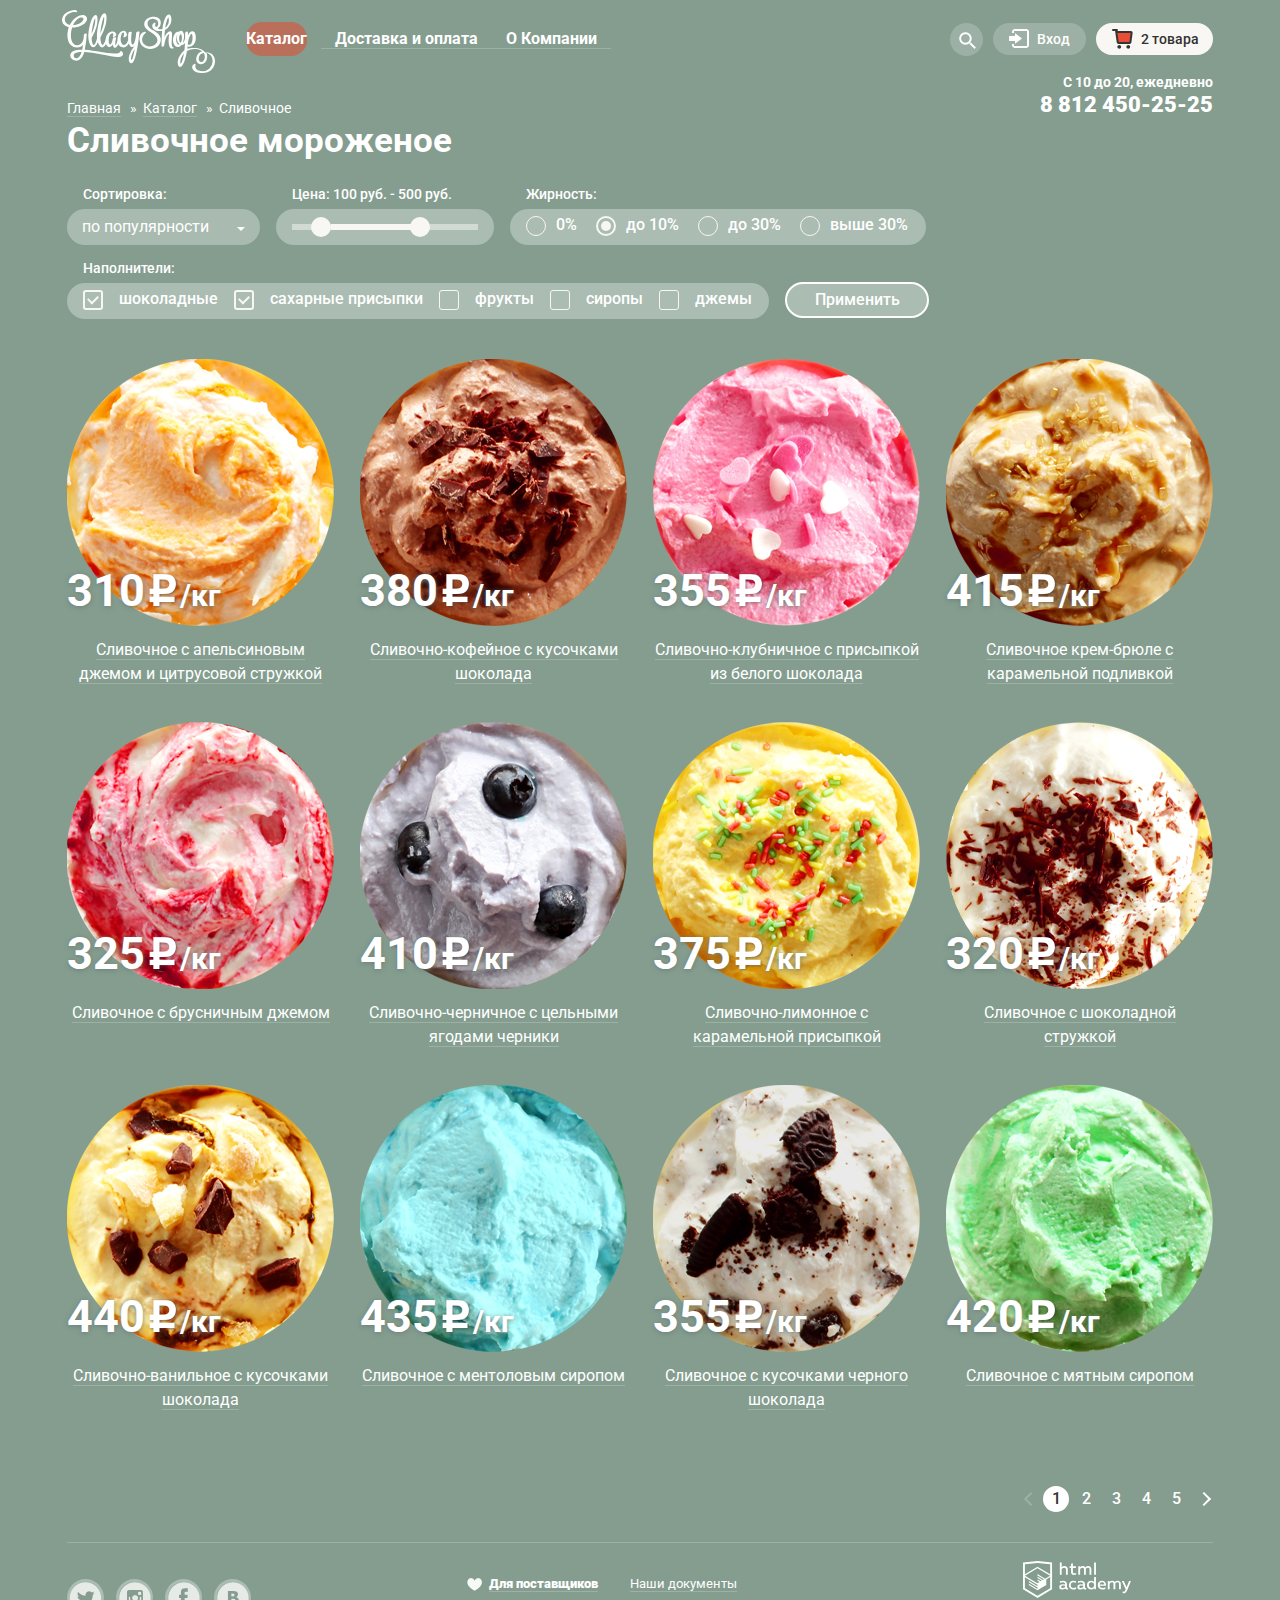
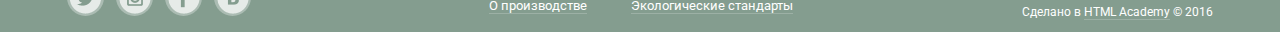
<file: catalog.html>
<!DOCTYPE html>
<html lang="ru">
  <head>
    <meta charset="utf-8">
    <title>GllacyShop | Каталог</title>
    <link href='https://fonts.googleapis.com/css?family=Roboto:400,500,700,900&subset=latin,cyrillic' rel='stylesheet' type='text/css'>
    <link rel="stylesheet" href="css/normalize.css">
    <link rel="stylesheet" href="css/style.css">
  </head>
  <body>
    <header class="page-header">
      <div class="container main-header clearfix">
        <a class="logo" href="index.html"><img src="img/logo.svg" width="153" height="63" alt="Логотип GllacyShop"></a>
        <nav class="main-navigation">
          <ul class="navigation-menu">
            <li class="navigation-menu-item">
              <a class="navigation-menu-link active" href="#">Каталог</a>
              <ul class="navigation-submenu">
                <li><a href="#">Новинки</a></li>
                <li class="active-page"><a href="catalog.html">Сливочное</a></li>
                <li><a href="#">Щербеты</a></li>
                <li><a href="#">Фруктовый лед</a></li>
                <li><a href="#">Мелорин</a></li>
              </ul>
            </li>
            <li class="navigation-menu-item underline"><a class="navigation-menu-link" href="#">Доставка и оплата</a></li>
            <li class="navigation-menu-item underline"><a class="navigation-menu-link" href="#">О Компании</a></li>
          </ul>
        </nav>
        <div class="user-block">
          <div class="search-list">
            <a class="search-list-handler" href="#">Поиск</a>
            <form class="search-form" action="https://echo.htmlacdemy.ru" method="post">
              <input class="search" type="text" name="search" placeholder="Что ищем?">
            </form>
          </div><!--Выпадающая форма поиска-->
          <div class="login-list">
            <a class="login-header" href="#">Вход</a>
            <form class="login-form" action="https://echo.htmlacdemy.ru" method="post">
              <input class="mail" type="email" name="mail-input" placeholder="Электронная почта">
              <input class="password" type="password" name="password-input" placeholder="Пароль">
              <button class="btn btn-login" type="submit">Войти</button>
              <div class="links">
                <a href="#">Забыли пароль?</a>
                <a href="#">Новая регистрация</a>
              </div><!--блок для ссылок-->
            </form><!--Выпадающая форма для входа-->
          </div>
          <div class="cart">
            <a class="cart-handler cart-full" href="#">2 товара</a>
            <div class="cart-tooltip">
              <div class="cart-item">
                <button class="cancel">Удалить</button>
                <a href="#"><img class="cart-image" src="img/item-small-1.png" width="33" height="33" alt="Пломбир с апельсиновым джемом"></a>
                <div class="cart-tooltip-title">
                  <a class="cart-tooltip-name" href="#">Пломбир с апельсиновым джемом</a>
                  <span class="cart-tooltip-weight">1.5 кг х </span>
                  <span class="cart-tooltip-calclulation">200 руб</span>
                  <span class="cart-tooltip-cost">300 руб.</span>
                </div>
              </div>
              <div class="cart-item">
                <button class="cancel">Удалить</button>
                <a href="#"><img class="cart-image" src="img/item-small-2.png" width="33" height="33" alt="Клубничный пломбир с присыпкой"></a>
                <div class="cart-tooltip-title">
                  <a class="cart-tooltip-name" href="#">Клубничный пломбир с присыпкой из&nbsp;белого шоколада</a>
                  <span class="cart-tooltip-weight">1.5 кг х </span>
                  <span class="cart-tooltip-calclulation">300 руб</span>
                  <span class="cart-tooltip-cost">450 руб.</span>
                </div>
              </div>
              <div class="cart-right">
                <p class="cart-summa">Итого: 750 руб.</p>
                <button class="btn btn-cart" type="button">Оформить заказ</button>
              </div>
            </div><!--выпадающая корзина товара-->
          </div>
        </div>
      </div>
      <div class="container clearfix">
        <ul class="breadcrumbs">
          <li>
            <a href="index.html">Главная</a>
          </li>
          <li class="checkmark">
          </li>
          <li>
            <a href="catalog.html">Каталог</a>
          </li>
          <li class="checkmark">
          </li>
          <li>
            <span>Сливочное</span>
          </li>
        </ul>
        <p class="phone-header">C 10 до 20, ежедневно<br>
          <span>8 812 450-25-25</span>
        </p>
      </div>
    </header>
    <main class="container">
      <div class="filters">
        <h1>Сливочное мороженое</h1>
        <form class="filters-form">
          <div class="select">
            <p>Сортировка:</p>
            <div class="filters-field filters-select">
              <select class="filters-sort-select" name="sort">
                <option selected>по популярности</option>
                <option>сначала недорогие</option>
                <option>сначала дорогие</option>
                <option>по жирности</option>
              </select>
            </div>
          </div><!--выпадающий список - сортировка-->
          <div class="range-controls">
            <p>Цена: 100 руб. - 500 руб.</p>
            <div class="filters-field filters-range">
              <div class="scale">
                <div class="bar"></div>
              </div>
              <div class="min-toggle" style="left: 35px;"></div>
              <div class="max-toggle" style="left: 134px;"></div>
            </div>
          </div><!--выбор из диапазона-->
          <div class="fatness">
            <p>Жирность:</p>
            <div class="filters-field filters-fatness">
              <input id="fatness-0" type="radio" name="fatness" value="zero">
              <label for="fatness-0">0%</label>
              <input id="fatness-10" type="radio" name="fatness" value="less-10" checked>
              <label for="fatness-10">до 10%</label>
              <input id="fatness-30" type="radio" name="fatness" value="less-30">
              <label for="fatness-30">до 30%</label>
              <input id="fatness-100" type="radio" name="fatness" value="more-30">
              <label for="fatness-100">выше 30%</label>
            </div>
          </div><!--выбор жирности-->
          <div class="filler">
            <p>Наполнители:</p>
              <div class="filters-field filters-filler">
                <input id="filler-chocko" type="checkbox" name="filler" value="chocko" checked>
                <label for="filler-chocko">шоколадные</label>
                <input id="filler-sugar" type="checkbox" name="filler" value="sugar" checked>
                <label for="filler-sugar">сахарные присыпки</label>
                <input id="filler-fruit" type="checkbox" name="filler" value="fruit">
                <label for="filler-fruit">фрукты</label>
                <input id="filler-sirup" type="checkbox" name="filler" value="sirup">
                <label for="filler-sirup">сиропы</label>
                <input id="filler-jam" type="checkbox" name="filler" value="jam">
                <label for="filler-jam">джемы</label>
		      </div>
          </div><!--выбор наполнителей-->
          <button class="btn-filter" type="submit">Применить</button>
        </form>
      </div><!--Блок с фильтрами-->
      <div class="goods">
        <div class="item">
          <div class="item-ice">
            <a class="image-item-link" href="#">
              <img class="image-item" src="img/item-1.png" width="267" height="267" alt="Сливочное с апельсиновым джемом и цитрусовой стружкой">
            </a>
            <div class="price">
              <span class="price-value">310</span>
              <span class="rub"></span>
              <span class="price-kg">&#47;кг</span>
            </div>
          </div>
          <a class="item-ice-link" href="#">Сливочное с апельсиновым джемом и цитрусовой стружкой</a>
          <div class="item-view">
            <a class="btn btn-item-view" href="#">Быстрый просмотр</a>
          </div>
        </div>
        <div class="item">
          <div class="item-ice">
            <a class="image-item-link" href="#">
              <img class="image-item" src="img/item-2.png" width="267" height="267" alt="Сливочно-кофейное с кусочками шоколада">
            </a>
            <div class="price">
              <span class="price-value">380</span>
              <span class="rub"></span>
              <span class="price-kg">&#47;кг</span>
            </div>
          </div>
          <a class="item-ice-link" href="#">Сливочно-кофейное с кусочками шоколада</a>
          <div class="item-view">
            <a class="btn btn-item-view" href="#">Быстрый просмотр</a>
          </div>
        </div>
        <div class="item">
          <div class="item-ice">
            <a class="image-item-link" href="#">
              <img class="image-item" src="img/item-3.png" width="267" height="267" alt="Сливочно-клубничное с присыпкой из белого шоколада">
            </a>
            <div class="price">
              <span class="price-value">355</span>
              <span class="rub"></span>
              <span class="price-kg">&#47;кг</span>
            </div>
          </div>
          <a class="item-ice-link" href="#">Сливочно-клубничное с присыпкой из белого шоколада</a>
          <div class="item-view">
            <a class="btn btn-item-view" href="#">Быстрый просмотр</a>
          </div>
        </div>
        <div class="item">
          <div class="item-ice">
            <a class="image-item-link" href="#">
              <img class="image-item" src="img/item-4.png" width="267" height="267" alt="Сливочное крем-брюле с карамельной подливкой">
            </a>
            <div class="price">
              <span class="price-value">415</span>
              <span class="rub"></span>
              <span class="price-kg">&#47;кг</span>
            </div>
          </div>
          <a class="item-ice-link" href="#">Сливочное крем-брюле с карамельной подливкой</a>
          <div class="item-view">
            <a class="btn btn-item-view" href="#">Быстрый просмотр</a>
          </div>
        </div>
        <div class="item">
          <div class="item-ice">
            <a class="image-item-link" href="#">
              <img class="image-item" src="img/item-5.png" width="267" height="267" alt="Сливочное с брусничным джемом">
            </a>
            <div class="price">
              <span class="price-value">325</span>
              <span class="rub"></span>
              <span class="price-kg">&#47;кг</span>
            </div>
          </div>
          <a class="item-ice-link" href="#">Сливочное с брусничным джемом</a>
          <div class="item-view">
            <a class="btn btn-item-view" href="#">Быстрый просмотр</a>
          </div>
        </div>
        <div class="item">
          <div class="item-ice">
            <a class="image-item-link" href="#">
              <img class="image-item" src="img/item-6.png" width="267" height="267" alt="Сливочно-черничное с цельными ягодами черники">
            </a>
            <div class="price">
              <span class="price-value">410</span>
              <span class="rub"></span>
              <span class="price-kg">&#47;кг</span>
            </div>
          </div>
          <a class="item-ice-link" href="#">Сливочно-черничное с цельными ягодами черники</a>
          <div class="item-view">
            <a class="btn btn-item-view" href="#">Быстрый просмотр</a>
          </div>
        </div>
        <div class="item">
          <div class="item-ice">
            <a class="image-item-link" href="#">
              <img class="image-item" src="img/item-7.png" width="267" height="267" alt="Сливочно-лимонное с карамельной присыпкой">
            </a>
            <div class="price">
              <span class="price-value">375</span>
              <span class="rub"></span>
              <span class="price-kg">&#47;кг</span>
            </div>
          </div>
          <a class="item-ice-link" href="#">Сливочно-лимонное с карамельной присыпкой</a>
          <div class="item-view">
            <a class="btn btn-item-view" href="#">Быстрый просмотр</a>
          </div>
        </div>
        <div class="item">
          <div class="item-ice">
            <a class="image-item-link" href="#">
              <img class="image-item" src="img/item-8.png" width="267" height="267" alt="Сливочное с шоколадной стружкой">
            </a>
            <div class="price">
              <span class="price-value">320</span>
              <span class="rub"></span>
              <span class="price-kg">&#47;кг</span>
            </div>
          </div>
          <a class="item-ice-link" href="#">Сливочное с шоколадной стружкой</a>
          <div class="item-view">
            <a class="btn btn-item-view" href="#">Быстрый просмотр</a>
          </div>
        </div>
        <div class="item">
          <div class="item-ice">
            <a class="image-item-link" href="#">
              <img class="image-item" src="img/item-9.png" width="267" height="267" alt="Сливочно-ванильное с кусочками шоколада">
            </a>
            <div class="price">
              <span class="price-value">440</span>
              <span class="rub"></span>
              <span class="price-kg">&#47;кг</span>
            </div>
          </div>
          <a class="item-ice-link" href="#">Сливочно-ванильное с кусочками шоколада</a>
          <div class="item-view">
            <a class="btn btn-item-view" href="#">Быстрый просмотр</a>
          </div>
        </div>
        <div class="item">
          <div class="item-ice">
            <a class="image-item-link" href="#">
              <img class="image-item" src="img/item-10.png" width="267" height="267" alt="Сливочноe с ментоловым сиропом">
            </a>
            <div class="price">
              <span class="price-value">435</span>
              <span class="rub"></span>
              <span class="price-kg">&#47;кг</span>
            </div>
          </div>
          <a class="item-ice-link" href="#">Сливочноe с ментоловым сиропом</a>
          <div class="item-view">
            <a class="btn btn-item-view" href="#">Быстрый просмотр</a>
          </div>
        </div>
        <div class="item">
          <div class="item-ice">
            <a class="image-item-link" href="#">
              <img class="image-item" src="img/item-11.png" width="267" height="267" alt="Сливочное с кусочками черного шоколада">
            </a>
            <div class="price">
              <span class="price-value">355</span>
              <span class="rub"></span>
              <span class="price-kg">&#47;кг</span>
            </div>
          </div>
          <a class="item-ice-link" href="#">Сливочное с кусочками черного шоколада</a>
          <div class="item-view">
            <a class="btn btn-item-view" href="#">Быстрый просмотр</a>
          </div>
        </div>
        <div class="item">
          <div class="item-ice">
            <a class="image-item-link" href="#">
              <img class="image-item" src="img/item-12.png" width="267" height="267" alt="Сливочное с мятным сиропом">
            </a>
            <div class="price">
              <span class="price-value">420</span>
              <span class="rub"></span>
              <span class="price-kg">&#47;кг</span>
            </div>
          </div>
          <a class="item-ice-link" href="#">Сливочное с мятным сиропом</a>
          <div class="item-view">
            <a class="btn btn-item-view" href="#">Быстрый просмотр</a>
          </div>
        </div>
      </div><!--Блок с карточками товаров-->
      <div class="paginator">
        <span class="page-number page-disabled"></span>
        <span class="page-number page-active">1</span>
        <a class="page-number" href="#">2</a>
        <a class="page-number" href="#">3</a>
        <a class="page-number" href="#">4</a>
        <a class="page-number" href="#">5</a>
        <a class="page-next" href="#"></a>
      </div><!--Переключатель страниц-->
    </main>
    <footer class="footer">
      <div class="container clearfix">
        <div class="footer-social">
          <a class="social-btn social-btn-tw" href="#">Tw</a>
          <a class="social-btn social-btn-inst" href="#">Inst</a>
          <a class="social-btn social-btn-fb" href="#">Fb</a>
          <a class="social-btn social-btn-vk" href="#">Vk</a>
        </div>
        <div class="footer-info">
          <ul>
            <li><a class="footer-link" href="#"><span class="like"></span>Для поставщиков</a></li>
            <li><a class="footer-link" href="#">Наши документы</a></li>
            <li><a class="footer-link" href="#">О производстве</a></li>
            <li><a class="footer-link" href="#">Экологические стандарты</a></li>
          </ul>
        </div>
        <div class="footer-copyright">
          <a href="https://htmlacademy.ru">
            <img class="copyright-logo" src="img/html-academy-logo.svg" alt="HTML-Academy">
          </a>
          <p>Сделано в
            <a class="footer-link" href="https://htmlacademy.ru">HTML Academy</a>
            © 2016
          </p>
        </div>
      </div>
    </footer>
  </body>
</html>
</file>
<file: css/style.css>
body {
  min-width: 1200px;
  margin: 0;
  padding: 0;
  font-size: 16px;
  line-height: 22px;
  color: #ffffff;
  background-color: #849d8f;
  font-weight: 400;
  font-family: "Roboto", "Arial", sans-serif;
}
img {
  max-width: 100%;
  height: auto;
}
h1 {
  font-size: 35px;
  line-height: 41px;
  color: #ffffff;
  font-weight: 700;
}
h2 {
  font-size: 28px;
  line-height: 32px;
  color: #ffffff;
  font-weight: 400;
}
h3 {
  font-size: 24px;
  line-height: 28px;
  color: #323232;
  font-weight: 400;
}
h4 {
  font-size: 16px;
  line-height: 22px;
  color: #323232;
  font-weight: 400;
}
.container {
  width: 1146px;
  margin: 0 auto;
  padding: 0 27px;
}
.clearfix:after {
  content: "";
  display: table;
  clear: both;
}
ul {
  margin: 0;
  padding: 0;
  list-style: none;
}
.btn {
  display: inline-block;
  vertical-align: top;
  color: #ffffff;
  text-decoration: none;
  text-align: center;
  border: none;
  cursor: pointer;
  border-radius: 35px;
  background-color: #ed5c3d;
  background-image: linear-gradient(to bottom, #f26843 0%, #ca3824 100%);
  box-shadow: 0 2px 2px 0 rgba(160,32,11, 0.7);
}
.btn:hover {
  background-color: #f17b64;
  background-image: linear-gradient(to bottom, #f58669 0%, #ec6f5e 100%);
  box-shadow: 0 1px 2px 0 #ac1000;
}
.btn:active {
  background-color: #dc5439;
  background-image: linear-gradient(to bottom, #d74632 0%, #e1613e 100%);
  box-shadow: inset 0 2px 2px 0 #942718;
}

/*header*/
.main-header {
  position: relative;
}
.logo {
  position: absolute;
  left: 22px;
  top: 10px;
  height: 63px;
  width: 153px;
}
.main-navigation {
  float: left;
  width: 570px;
  margin-left: 165px;
}
.main-navigation ul {
  margin: 0;
  padding: 0;
  list-style: none;
  font-size: 0;
}
.navigation-menu li {
  display: inline-block;
  vertical-align: top;
  font-size: 16px;
  line-height: 18px;
  font-weight: 700;
}
.navigation-menu-item:hover:before {
  content: "";
  position: absolute;
  top: 100%;
  left: 0;
  right: 0;
  width: 100%;
  height: 20px;
  background-color: rgba(255, 255, 255, 0);
}
.navigation-menu-item {
  position: relative;
  margin-top: 22px;
  padding-left: 14px;
  padding-right: 14px;
}
.navigation-menu-link {
  position: relative;
  display: block;
  color: #ffffff;
  text-decoration: none;
  padding-top: 8px;
  padding-bottom: 8px;
}
.navigation-menu-item:hover {
  border-radius: 25px;
  text-decoration: none;
  background-color: #f7f6f3;
  color: #333333;
}
.navigation-menu-item:hover a {
  color: #333333;
}
.navigation-menu-item:active {
  box-shadow: inset 0 2px 1px 0 #696969;
}
.navigation-menu-item:hover .navigation-submenu{
  display:block;
}
.navigation-menu .active {
  border-radius: 16px;
  background-color: #ba6f5a;
  color: #ffffff;
}
.navigation-menu .active:hover > a {
  color: #ffffff;
}
/*подчеркивание у ссылки*/
.underline:after{
  content: "";
  height: 1px;
  position: absolute;
  width: 100%;
  right: 0;
  left: 0;
  bottom: 7px;
  background-color: rgba(255, 255, 255, 0.2);
}
/*подменю хедера*/
.navigation-submenu {
  display: none;
  position: absolute;
  top: 38px;
  left: -7px;
  z-index: 20;
  min-width: 143px;
  padding: 5px 0;
  margin: 0;
  text-indent: 7px;
  list-style: none;
  background: #f8f7f4;
  border-radius: 5px;
  box-shadow: 0 20px 20px rgba(0, 0, 0, 0.3);
}
.navigation-submenu li:first-child a {
  font-size: 14px;
  line-height: 16px;
  font-weight: 700;
  color: #323232;
}
.navigation-submenu li {
  position: relative;
}
.navigation-submenu li:first-child:after {
  content: " ";
  position: absolute;
  left: 6px;
  right: 9px;
  bottom: 0;
  max-width: 100%;
  height: 1px;
  background-color: rgba(56, 56, 56, 0.2);
}
.navigation-submenu li:last-child {
  border-bottom-left-radius: 5px;
  border-bottom-right-radius: 5px;
}
.navigation-submenu li:first-child {
  border-top-left-radius: 5px;
  border-top-right-radius: 5px;
}
.navigation-submenu li {
  display: block;
}
.navigation-submenu a {
  display: block;
  padding: 8px 0;
  margin: 0 12px;
  border-bottom: none;
  font-size: 14px;
  line-height: 16px;
  font-weight: 400;
  color: #323232;
  text-decoration: none;
}
.navigation-submenu li:hover {
  background-color: #f3ddd6;
}
.navigation-submenu li:active {
  background-color: #e5b3a4;
}
.navigation-submenu .active-page,
.navigation-submenu .active-page:hover,
.navigation-submenu .active-page:active {
  background-color: #d07058;
}

.user-block {
  float: right;
  font-size: 0;
  text-align: right;
}
.search-list,
.login-list,
.cart {
  display: inline-block;
  vertical-align: top;
  text-align: left;
}
.search-list,
.login-list {
  margin-right: 10px;
}
.search-list-handler,
.login-header,
.cart-handler {
  display: block;
  margin-top: 23px;
  font-size: 14px;
  line-height: 16px;
  color:#ffffff;
  font-weight: 500;
  background-color: rgba(255, 255, 255, 0.2);
  text-decoration:none;
}
.search-list-handler {
  position: relative;
  border-radius: 18px;
  width: 33px;
  height: 33px;
  font-size: 0;
}
.search-list-handler:after {
  content: " ";
  position: absolute;
  top: 9px;
  left: 9px;
  width: 17px;
  height: 17px;
  background: url("../img/sprite.png") no-repeat -654px -10px;
}
.search-list-handler:hover:after {
  content: " ";
  position: absolute;
  top: 9px;
  left: 9px;
  width: 17px;
  height: 17px;
  background: url(../img/sprite.png) no-repeat -691px -10px;;
}
.search-list-handler:hover:before {
  content: "";
  position: absolute;
  top: 100%;
  left: 0;
  right: 0;
  width: 100%;
  height: 20px;
  background-color: rgba(255, 255, 255, 0);
}
.search-list-handler:hover {
  background-color: #f8f7f4;
}
.search-list {
  position: relative;
}
.search-form {
  display: none;
  position: absolute;
  top: 60px;
  right:0;
  z-index: 20;
  min-width: 310px;
  padding: 20px 15px;
  background-color: #f8f7f4;
  border-radius: 5px;
  border: none;
  font-size: 14px;
  line-height: 24px;
  font-weight: 400;
  color: #999999;
  box-shadow: 0 20px 20px rgba(0, 0, 0, 0.3);
}
.search-list:hover .search-form {
  display: block;
}
.search-form input[type="text"] {
  width: 308px;
  border:1px solid #d3d3d2;
  border-radius: 5px;
  padding: 8px 14px;
}

.login-header {
  position: relative;
  padding-right: 16px;
  padding-left: 44px;
  padding-top: 8px;
  padding-bottom: 8px;
  border-radius: 25px;
}
.login-header:hover {
  background-color: #f8f7f4;
  color: #323232;
  font-weight: 500;
}
.login-header:after {
  content: " ";
  position: absolute;
  top: 100%;
  left: 0;
  right: 0;
  width: 100%;
  height: 20px;
  background-color: rgba(255, 255, 255, 0);
}
.login-header:before {
  content: " ";
  position: absolute;
  top: 6px;
  left: 16px;
  width: 20px;
  height: 19px;
  background: url("../img/sprite.png") no-repeat -523px -10px;
}
.login-header:hover:before {
  content: "";
  position: absolute;
  top: 6px;
  left: 16px;
  width: 20px;
  height: 19px;
  background: url("../img/sprite.png") no-repeat -563px -10px;
}
.login-list {
  position: relative;
}
.login-form {
  display: none;
  position: absolute;
  top: 60px;
  right: 0;
  z-index: 20;
  padding: 20px;
  background-color: #f8f7f4;
  border: none;
  border-radius: 5px;
  box-shadow: 0 20px 20px rgba(0, 0, 0, 0.3);
}
.login-list:hover .login-form {
  display: block;
}
.login-form input[type="email"],
.login-form input[type="password"] {
  padding: 9px 15px;
  width: 238px;
  margin-bottom: 20px;
  border-radius: 4px;
  border: 1px solid #d3d3d2;
  min-width: 238px;
  font-size: 14px;
  line-height: 24px;
  font-weight: 400;
  color: #999999;
}
.links {
  float: right;
  width: 125px;
  font-size: 0;
  padding: 0;
  margin: 0;
}
.links a {
  display: inline-block;
  vertical-align: top;
  padding: 0;
  margin-top: -4px;
  font-size: 13px;
  line-height: 24px;
  font-weight: 500;
  color: #323232;
  background-color: none;
  text-decoration: underline;
}
.links a:hover,
.links a:active {
  color: #e84d37;
}
.btn-login {
  float: left;
  color: #ffffff;
  font-size: 18px;
  line-height: 24px;
  font-weight: 700;
  padding: 10px 25px;
  outline: none;
}

.cart-handler {
  position: relative;
  width: 72px;
  border-radius: 25px;
  padding-top: 8px;
  padding-bottom: 8px;
  padding-left: 45px;
}
.cart-handler:after {
  content: "";
  position: absolute;
  top: 100%;
  left: 0;
  right: 0;
  width: 100%;
  height: 20px;
  background-color: rgba(255, 255, 255, 0);
}
.cart-active a:before {
  content: "";
  position: absolute;
  top: 6px;
  left: 16px;
  width: 21px;
  height: 20px;
  background: url("../img/sprite.png") no-repeat -284px -10px;
}
.cart-active a:hover:before {
  content: "";
  position: absolute;
  top: 6px;
  left: 16px;
  width: 21px;
  height: 20px;
  background: url("../img/sprite.png") no-repeat -366px -10px;
}
.cart-active a:hover {
  background-color: #f8f7f4;
  color: #323232;
}
.cart-full:before {
  content: "";
  position: absolute;
  top: 6px;
  left: 16px;
  width: 21px;
  height: 20px;
  background: url("../img/sprite.png") no-repeat -325px -10px;
}
.cart-full {
  background-color: #f8f7f4;
  color: #323232;
}

/*выпадающая корзина с товарами*/
.cart {
  position: relative;
}
.cart-tooltip {
  display: none;
  position: absolute;
  top: 60px;
  right: 0;
  z-index: 20;
  width: 525px;
  padding-top: 20px;
  padding-right: 15px;
  margin: 0;
  background-color: #f8f7f4;
  border-radius: 5px;
  font-size: 0;
  text-align: left;
  box-shadow: 0 20px 20px rgba(0, 0, 0, 0.3);
}
.cart:hover .cart-tooltip{
  display: block;
}
.cart-item {
  position: relative;
  display: inline-block;
  vertical-align: top;
  margin-left: 15px;
  margin-bottom: 20px;
  font-size: 0;
}
.cart-item  a {
  color: #323232;
}
.cart-image {
  display: inline-block;
  vertical-align: top;
  margin-left: 25px;
}
.cart-tooltip p {
  font-size: 15px;
  line-height: 18px;
  font-weight: 700;
  color: #333333;
}
.cart-tooltip-title {
  display: inline-block;
  vertical-align: middle;
  padding-top: 8px;
  padding-left: 14px;
  font-size: 0;
}
.cart-tooltip-title a:hover,
.cart-tooltip-title a:active {
  color: #ff6633;
}
.cart-tooltip-name,
.cart-tooltip-weight,
.cart-tooltip-calclulation,
.cart-tooltip-cost {
  display: inline-block;
  vertical-align: top;
}
a.cart-tooltip-name,
span.cart-tooltip-weight,
span.cart-tooltip-cost {
  font-size: 13px;
  line-height: 16px;
  font-weight: 400;
  color: #323232;
}
span.cart-tooltip-calclulation {
  font-size: 13px;
  line-height: 16px;
  font-weight: 400;
  color: #999999;
}
.cart-tooltip-name {
  width: 247px;
}
.cart-tooltip-calclulation {
  margin-left: 3px;
}
.cart-tooltip-cost {
  margin-left: 30px;
}
.btn-cart {
  font-size: 18px;
  line-height: 24px;
  font-weight: 700;
  padding: 10px 15px;
  margin-bottom: 20px;
  outline: none;
}
.cart-right {
  text-align: right;
  border-top: 1px solid #cccccc;
  margin-left: 15px;
}
.cart-summa {
  display: block;
  padding: 0;
  margin: 0;
  margin-top: 11px;
  margin-bottom: 15px;
}

/*псевдоэлемент - Удалить*/
.cancel {
  position: absolute;
  top: 8px;
  left: 0px;
  width: 10px;
  height: 15px;
  outline: none;
  border: none;
  background: #f8f7f4;
  font-size: 0;
  cursor: pointer;
}
.cancel:before,
.cancel:after {
  content: " ";
  position: absolute;
  top: 50%;
  left: 0px;
  width: 14px;
  height: 1px;
  background-color: #000000;
}
.cancel:before {
  -webkit-transform: rotate(45deg);
    transform: rotate(45deg);
}
.cancel:after {
  -webkit-transform: rotate(-45deg);
    transform: rotate(-45deg);
}

.phone-header {
  display: block;
  margin: 0;
  margin-top: 18px;
  padding: 0;
  float: right;
  width: 267px;
  text-align: right;
  font-size: 14px;
  line-height: 16px;
  font-weight: 700;
}
.phone-header span {
  display: inline-block;
  margin: 0;
  padding: 0;
  margin-top: 3px;
  font-size: 22px;
  line-height: 24px;
  font-weight: 900;
}

/*Блок со слайдером*/
.slider {
  text-align: center;
  position: relative;
  color: #ffffff;
  padding-top: 274px;
}
.slide {
  width: 1045px;
  display: none;
  margin: 0 auto;
  margin-bottom: 40px;
}
.slider-controls {
  position: absolute;
  bottom: 14px;
  z-index: 20;
  font-size: 0;
}
.slider-controls label {
  display: inline-block;
  width: 17px;
  height: 17px;
  margin-right: 8px;
  border-radius: 50%;
  border: 2px solid #ffffff;
  background-color: transparent;
  cursor: pointer;
}
.slider-controls label:hover {
  background-color: rgba(255, 255, 255, 0.2);
}
.slider-controls label:active {
  background-color: #ffffff;
}
body > input[type=radio] {
  display: none;
}
.slider-slogan p {
  margin: 0 auto;
  margin-bottom: 30px;
  display: block;
  min-width: 700px;
  color: #ffffff;
  font-size: 60px;
  line-height: 60.35px;
  font-weight: 900;
  letter-spacing: 0.3px;
}
.btn-both {
  font-size: 32px;
  line-height: 44px;
  font-weight: 700;
  padding: 11px 40px;
  text-shadow: 0 2px 5px #a0200b;
}
.site-wrapper {
  min-width: 940px;
  background-image: url("../img/ice-1.png");
  background-repeat: no-repeat;
  background-position: top center;
  transition: background-image 0.5s ease,
    background-color 0.5s ease;
}
.site-wrapper:before,
.site-wrapper:after {
  content: "";
  visibility: hidden;
}
.site-wrapper:before,
.site-wrapper:after {
  background-image: url("../img/ice-2.png");
}
.site-wrapper:after {
  background-image: url("../img/ice-3.png");
}
#btn-1:checked ~ .site-wrapper #slide-1,
#btn-2:checked ~ .site-wrapper #slide-2,
#btn-3:checked ~ .site-wrapper #slide-3 {
  display: block;
}
#btn-1:checked ~ .site-wrapper {
  background-color: #849d8f;
  background-image: url(../img/ice-1.png);
}
#btn-2:checked ~ .site-wrapper {
  background-color: #8996a6;
  background-image: url(../img/ice-2.png);
}
#btn-3:checked ~ .site-wrapper {
  background-color: #9d8b84;
  background-image: url(../img/ice-3.png);
}
#btn-1:checked ~ .site-wrapper label[for="btn-1"],
#btn-2:checked ~ .site-wrapper label[for="btn-2"],
#btn-3:checked ~ .site-wrapper label[for="btn-3"] {
  background-color: #ffffff;
}

/*Блок с баннерами*/
.banner {
  font-size: 0;
}
.banner-item {
  position: relative;
  float: left;
  margin-bottom: 40px;
  width: 520px;
  min-height: 161px;
  padding: 0 20px;
  padding-bottom: 68px;
  margin-right: 26px;
  background-size: cover;
  background-position: center;
  border-radius: 15px;
}
.banner-item:nth-child(even) {
  margin-right: 0;
}
.banner-left {
  background-image: url(../img/razz.png);
  background-color: #a30021;
  background-repeat: no-repeat;
}
.banner-right {
  background-image: url(../img/chocolate.png);
  background-color: #32180c;
  background-repeat: no-repeat;
}
.banner-item h2 {
  font-size: 35px;
  line-height: 40px;
  font-weight: 700;
  margin: 0;
  margin-top: 17px;
  margin-bottom: 16px;
}
.banner-item p {
  font-size: 18px;
  line-height: 22px;
  font-weight: 700;
  margin: 0;
}
.btn-primary {
  position: absolute;
  bottom: 23px;
  right: 21px;
  font-size: 18px;
  line-height: 24px;
  font-weight: 700;
  padding: 11px 22px;
  text-align: center;
}

/*Блок с хитами*/
.hit {
  font-size: 0;
}
.item {
  display: inline-block;
  margin-right: 26px;
  margin-bottom: 32px;
  vertical-align: top;
  width: 267px;
  text-align: center;
}
.item:nth-child(4n) {
  margin-right: 0;
}
.item a {
  font-size: 16px;
  line-height: 16px;
  color: #ffffff;
  text-decoration: none;
}
.item-ice-link {
  border-bottom: 1px solid rgba(255, 255, 255, 0.2);
}
.item-ice-link:hover {
  color: #ffcc99;
  border-bottom: 1px solid #ffcc99;
}
.image-item-link {
  display: block;
  margin: 0;
  padding: 0;
  height: 267px;
  width: 267px;
  text-decoration: none;
}
.item-ice {
  position: relative;
  z-index: 10;
  margin-bottom: 16px;
}
.price {
  position: absolute;
  bottom: 8px;
  font-size: 0;
}
.price-value {
  font-size: 45px;
  line-height: 45px;
  font-weight: 700;
  text-shadow: 0 1px 5px #6d7f76;
}
.price-kg {
  font-size: 30px;
  line-height: 45px;
  font-weight: 700;
  text-shadow: 0 1px 5px #6d7f76;
}
span.rub {
  position: relative;
  display: inline-block;
  vertical-align: top;
  width: 32px;
  height: 37px;
  margin-right: 3px;
}
.rub:after {
  content: "";
  position: absolute;
  bottom: -5px;
  left: 3px;
  width: 32px;
  height: 37px;
  background: url("../img/sprite.png") no-repeat -603px -10px;
}
.hit-icon {
  position: absolute;
  top: 0;
  left: 0;
  width: 61px;
  height: 61px;
}
.hit-icon:before {
  content: "";
  position: absolute;
  top: 0;
  left: 0;
  width: 61px;
  height: 61px;
  background: url("../img/sprite.png") no-repeat -407px -10px;
}

/*Каталог*/
.goods {
  font-size: 0;
}
.item {
  position: relative;
}
.item-view {
  display: none;
  content: "";
  position: absolute;
  top: -10px;
  left: -10px;
  z-index: 11;
  width: 100%;
  min-height: 100%;
  background-color: rgba(255, 255, 255, 0.2);
  border-radius: 5px;
  box-shadow: 0 20px 20px rgba(0, 0, 0, 0.2);
  padding: 0 10px;
  padding-bottom: 75px;
}
.item:hover .item-view {
  display: block;
}
.btn-item-view {
  position: absolute;
  bottom: 20px;
  min-width: 166px;
  transform: translate(-50%);
  padding: 10px 17px;
  font-size: 18px;
  line-height: 24px;
  font-weight: 700;
}

/*Блок с информацией о магазине*/
.about {
  padding: 20px;
  padding-bottom: 25px;
  background-color: #ebe0c6;
  background-image: url("../img/texture-wafer.png");
  margin-bottom: 40px;
  border-radius: 15px;
  color: #323232;
}
.about-title {
  margin: 5px 0;
  font-size: 24px;
  line-height: 30px;
  font-weight: 500;
  color: #323232;
  padding: 0;
}
.about-advantages {
  font-size: 0;
}
.about-advantages-item {
  display: inline-block;
  vertical-align: top;
  position: relative;
  width: 540px;
  margin-right: 26px;
  font-size: 16px;
  line-height: 22px;
  font-weight: 400;
}
.about-advantages-item:nth-child(2n) {
  margin-right: 0;
}
.about-advantages-item:nth-child(3),
.about-advantages-item:nth-child(4) {
  margin-top: 4px;
}
.about-advantages-item p {
  margin: 0;
  margin-left: 56px;
  margin-top: 16px;
}
.icon-icecream:before {
  content: "";
  position: absolute;
  top: 5px;
  left: 0;
  width: 47px;
  height: 47px;
  background: url("../img/icecream-icon.svg") no-repeat;
}
.icon-source:before {
  content: "";
  position: absolute;
  top: 5px;
  left: 0;
  width: 47px;
  height: 47px;
  background: url("../img/list-icon.svg") no-repeat;
}
.icon-material:before {
  content: "";
  position: absolute;
  top: 5px;
  left: 0;
  width: 47px;
  height: 47px;
  background: url("../img/cow-icon.svg") no-repeat;
}
.icon-delivery:before {
  content: "";
  position: absolute;
  top: 5px;
  left: 0;
  width: 47px;
  height: 47px;
  background: url("../img/temperature-icon.svg") no-repeat;
}

/*Блок с новостями и рассылкой*/
.blog {
  margin-bottom: 40px;
}
.blog-item {
  float: left;
  margin-right: 26px;
}
.blog-item:nth-child(even) {
  margin-right: 0;
}
.news {
  background: #ffffff url("../img/blog-image.jpg") no-repeat;
  background-size: cover;
  background-position: center;
  width: 289px;
  min-height: 174px;
  padding-top: 23px;
  padding-left: 21px;
  padding-right: 250px;
  padding-bottom: 23px;
  border: none;
  border-radius: 15px;
  font-size: 0;
}
.news h4 {
  font-size: 16px;
  line-height: 24px;
  font-weight: 500;
  color: #323232;
  margin: 0;
  padding: 0;
}
.news-blog {
  display: inline-block;
  vertical-align: top;
  margin-top: 2px;
  font-size: 24px;
  line-height: 30px;
  font-weight: 700;
  color: #323232;
  text-decoration: underline;
}
.news-blog:hover {
  color: #e84d37;
}
.distribution {
  padding: 6px;
  width: 548px;
  min-height: 178px;
  border-radius: 15px;
  font-size: 0;
  background-image: url("../img/e-mail-texture.png");
}
.distribution-wrapper {
  background-color: #f8f7f4;
  border-radius: 15px;
  width: auto;
  padding-left: 21px;
  padding-right: 15px;
  padding-top: 30px;
  padding-bottom: 35px;
}
.distribution p {
  font-size: 16px;
  line-height: 20px;
  font-weight: 500;
  color: #5a5a5a;
  padding: 0;
  margin: 0;
}
.distribution-form {
  margin-top: 40px;
  font-size: 0;
}
.distribution input {
  display: inline-block;
  vertical-align: top;
}
.distribution input[type="email"] {
  padding-top: 11px;
  padding-bottom: 10px;
  padding-left: 14px;
  padding-right: 14px;
  border-radius: 5px;
  border: 1px solid #a0a0a0;
  width: 338px;
  margin-right: 10px;
  font-size: 16px;
  line-height: 20px;
  font-weight: 400;
  color: #999999;
}
.btn-distribution {
  padding: 9px 18px;
  font-size: 18px;
  line-height: 24px;
  font-weight: 700;
  outline: none;
}
/*Блок с картой*/
.map-contacts {
  position: relative;
}
.map-wrapper {
  height: 430px;
  width: 100%;
  border: none;
  background: url("../img/map.jpg") no-repeat center;
  /*width=100%&height=430&*/
}
.map-address {
  position: absolute;
  top: 62px;
  left: 50%;
  margin-left: 270px;
  background-color: #fefefe;
  width: 252px;
  padding-left: 25px;
  padding-right: 25px;
  padding-top: 29px;
  padding-bottom: 30px;
  color: #323232;
  border-radius: 15px;
  font-size: 0;
}
.map-address p {
  padding: 0;
  margin: 0;
  font-size: 14px;
  line-height: 20px;
  font-weight: 400;
  color: #323232;
}
.address {
  display: inline-block;
  vertical-align: top;
  margin-top: 2px;
  margin-bottom: 18px;
  font-size: 18px;
  line-height: 24px;
  font-weight: 700;
}
.tel {
  display: inline-block;
  vertical-align: top;
  font-size: 18px;
  line-height: 22px;
  font-weight: 700;
  margin-top: 5px;
  margin-bottom: 2px;
}
.btn-feedback {
  padding: 10px 27px;
  font-size: 18px;
  line-height: 24px;
  font-weight: 700;
  margin-top: 24px;
}

/*footer*/
.footer {
  margin-top: 0;
}
.footer-social {
  float: left;
  width: 200px;
  margin-top: 36px;
  font-size: 0;
}
.social-btn {
  display: inline-block;
  vertical-align: top;
  width: 31px;
  height: 31px;
  margin-right: 12px;
  text-align: center;
  border: 3px solid rgba(255, 255, 255, 0.4);
  opacity: 0.8;
  border-radius: 50%;
  color: #849d8f;
}
.social-btn:hover {
	border-color: rgba(255, 255, 255, 0.7);
	opacity: 1;
}
.social-btn:active {
	border-color: rgba(255, 255, 255, 0.7);
	box-shadow: inset 0 2px 1px 0 #878787;
}
.social-btn-tw {
  background: url("../img/sprite.png") no-repeat -833px -10px;
}
.social-btn-inst {
  background: url("../img/sprite.png") no-repeat -780px -10px;
}
.social-btn-fb {
  background: url("../img/sprite.png") no-repeat -728px -10px;
}
.social-btn-vk {
  background: url("../img/sprite.png") no-repeat -885px -10px;
}

.footer-info {
  float: left;
  padding-top: 32px;
  font-size: 0;
  width: 360px;
  margin-left: 200px;
}
.footer-info ul {
  margin: 0;
  padding: 0;
  font-size: 0;
}
.footer-info li {
  position: relative;
  display: inline-block;
  vertical-align: top;
  padding-left: 22px;
  padding-right: 22px;
  font-size: 13px;
  line-height: 18px;
  font-weight: 400;
}
.footer-info li:nth-child(2) {
  padding-left: 10px;
}
.footer-info li:nth-child(1) {
  font-weight: 900;
}

.like:before {
  content: "";
  position: absolute;
  top: 3px;
  left: 0;
  width: 15px;
  height: 13px;
  background: url("../img/sprite.png") no-repeat -488px -10px;
}
.footer-link {
  color: #ffffff;
  text-decoration: none;
  border-bottom: 1px solid rgba(255, 255, 255, 0.2);
}
.footer-link:hover,
.footer-link:active {
  color: #ffbc9e;
  border-bottom: 1px solid rgba(255, 188, 158, 0.7);
}
.footer-copyright {
  float: right;
  padding-top: 18px;
}
.copyright-logo {
  padding-left: 1px;
}
.footer-copyright p {
  display: block;
  margin-top: 0;
  font-size: 12px;
  line-height: 16px;
}
.copyright-logo-link {
  display: block;
  border: none;
  background-color: transparent;
}

/*Хлебные крошки*/
.breadcrumbs {
  float: left;
  font-size: 0;
  margin-top: 44px;
}
.breadcrumbs li {
  position: relative;
  display: inline-block;
  vertical-align: top;
  color: #ffffff;
  font-size: 14px;
  line-height: 16px;
  padding: 0;
  padding-right: 8px;
}
.breadcrumbs a {
  color: #ffffff;
  border-bottom: 1px solid rgba(255, 255, 255, 0.2);
  text-decoration: none;
}
.breadcrumbs a:hover,
.breadcrumbs a:active {
  color: #ffbc9e;
  border-bottom: 1px solid rgba(255, 188, 158, 0.7);
}
.checkmark {
  position: relative;
  display: block;
  width: 6px;
  height: 16px;
  color: #ffffff;
}
.checkmark:after {
  content: "»";
  position: absolute;
  top: 0px;
  right: 50%;
  width: 6px;
  height: 16px;
}

/*Переключатель страниц*/
.paginator {
  margin: 0;
  margin-top: 38px;
  padding-bottom: 30px;
  text-align: right;
  font-size: 0;
  border-bottom: 1px solid rgba(255, 255, 255, 0.2);
}
.page-number {
  position: relative;
  display: inline-block;
  width: 26px;
  height: 26px;
  margin-left: 4px;
  text-align: center;
  vertical-align: middle;
  text-decoration: none;
  border-radius: 50%;
}
.paginator a:last-child {
  margin-right: 0;
}
.paginator a {
  font-size: 16px;
  line-height: 26px;
  font-weight: 500;
  text-decoration: none;
  color: #ffffff;
}
a.page-number:hover {
  color: #ffffff;
  background-color: rgba(255, 255, 255, 0.2);
}
a.page-number:active {
  color: #323232;
  background-color: #ffffff;
}
span.page-active {
  color: #323232;
  font-size: 16px;
  line-height: 26px;
  font-weight: 500;
  background-color: #ffffff;
}
.page-disabled:before {
  content: "";
  position: absolute;
  top: 8px;
  width: 8px;
  height: 8px;
  border-bottom: 2px solid rgba(255, 255, 255, 0.2);
  border-left: 2px solid rgba(255, 255, 255, 0.2);
  transform: rotate(45deg);
  -webkit-transform: rotate(45deg);
}
.page-next {
  position: relative;
  display: inline-block;
  vertical-align: top;
  width: 8px;
  height: 16px;
  margin-left: 16px;
}
.page-next:after {
  content: "";
  position: absolute;
  top: 8px;
  right: 4px;
  width: 8px;
  height: 8px;
  border-bottom: 2px solid #ffffff;
  border-left: 2px solid #ffffff;
  transform: rotate(225deg);
  -webkit-transform: rotate(225deg);
}

/*Фильтры*/
.filters {
  margin: 0;
  margin-bottom: 40px;
}
.filters h1 {
  display: block;
  padding: 0;
  margin: 0;
  margin-bottom: 27px;
  font-size: 35px;
  line-height: 37px;
  font-weight: 700;
}
.filters-form {
  font-size: 0;
}
.filters-field {
  padding: 7px 16px;
  background-color: #abbcb2;
  border-radius: 18px;
}
.select p,
.range-controls p,
.fatness p,
.filler p {
  display: block;
  padding: 0;
  padding-left: 16px;
  margin: 0;
  margin-bottom: 7px;
  font-size: 14px;
  line-height: 16px;
  font-weight: 500;
  color: #ffffff;
}

.select {
  display: inline-block;
  vertical-align: top;
  width: 193px;
  margin-bottom: 15px;
  margin-right: 16px;
}
.filters-select:hover{
  color: #323232;
  background-color: #ffffff;
}
.filters-select {
  position: relative;
  background-color: #a9bab0;
  color: inherit;
  padding: 0;
  overflow: hidden;
  border: none;
}/*обертка селекта */

.filters-sort-select{
  font-size: 16px;
  line-height: 36px;
  font-weight: 400;
  color: inherit;
  background-color: transparent;
  padding-left: 15px;
  padding-right: 35px;
  border: none;
  -webkit-appearance: none;
  -moz-appearance: none;
  text-indent: 0.01px;
  text-overflow: '';
  -ms-appearance: none;
  appearance: none!important;
} /*селект*/

.filters-sort-select option {
  color: #323232;
  font-size: 14px;
  line-height: 16px;
  font-weight: 400;
}
.filters-select option {
  color: #ffffff;
  background-color: #a9bab0;
  font-size: 14px;
  line-height: 16px;
  font-weight: 400;
  padding-left: 20px;
}
.filters-select:hover option {
  font-size: 14px;
  line-height: 16px;
  font-weight: 400;
  color: #323232;
  background-color: #ffffff;
}
.filters-select:after {
  content: " ";
  position: absolute;
  top: 50%;
  right: 15px;
  border: 4px solid transparent;
  border-top-color: #ffffff;
}
.filters-select:hover:after {
  border-top-color: #323232;
}

.range-controls {
  position: relative;
  display: inline-block;
  vertical-align: top;
  width: 218px;
  margin-bottom: 15px;
  margin-right: 16px;
  font-size: 14px;
  line-height: 16px;
  font-weight: 500;
}
.filters-range {
  position: relative;
  padding-top: 15px;
  padding-bottom: 15px;
}
.scale {
  position: relative;
  width: 100%;
  height: 6px;
  background-color: #d1dad3;
}
.bar {
  position: absolute;
  left: 39px;
  width: 98px;
  height: 6px;
  background-color: #f8f7f4;
}
.min-toggle,
.max-toggle {
  position: absolute;
  top: 50%;
  width: 20px;
  height: 20px;
  border-radius: 50%;
  background-color: #f8f7f4;
  -webkit-transform: translateY(-10px);
    transform: translateY(-10px);
  cursor: pointer;
}
.min-toggle:hover,
.max-toggle:hover {
  width: 22px;
  height: 22px;
}
.fatness {
  display: inline-block;
  vertical-align: top;
  margin: 0;
  padding: 0;
  width: 416px;
  margin-bottom: 15px;
  font-size: 0;
}
.filters-fatness label{
  display: inline-block;
  vertical-align: top;
  position: relative;
  margin: 0;
  padding: 0;
  margin-right: 19px;
  padding-left: 30px;
  font-size: 16px;
  line-height: 18px;
  font-weight: 500;
}
.filters-fatness label:last-child{
  margin-right: 0;
}
.filters-fatness label:before {
  content: " ";
  position: absolute;
  top: 0;
  left: 0;
  width: 18px;
  height: 18px;
  border: 1px solid #f8f7f4;
  border-radius: 50%;
}
.filters-fatness input[type="radio"]:checked + label:before {
  padding: 3px;
  width: 10px;
  height: 10px;
  border: 2px solid #f8f7f4;
  background-color: #f8f7f4;
  background-clip: content-box;
}
.filters-fatness label:hover:before {
  width: 16px;
  height: 16px;
  border: 2px solid #f8f7f4;
}
.filters-fatness input[type="radio"]:disabled + label:before,
.filters-fatness input[type="radio"]:disabled + label:hover:before {
  width: 18px;
  height: 18px;
  border-width: 1px;
  opacity: 0.5;
}
.filters-fatness input[type="radio"],
.filters-filler input[type="checkbox"] {
  display: none;
}

.filler {
  display: inline-block;
  vertical-align: top;
  width: 702px;
  margin-right: 16px;
  font-size: 0;
  color: #ffffff;
}
.filters-filler label{
  display: inline-block;
  vertical-align: top;
  position: relative;
  margin-right: 16px;
  padding-left: 36px;
  font-size: 16px;
  line-height: 18px;
  font-weight: 500;
}
.filters-filler label:last-child{
  margin-right: 0;
}
.filters-filler label:before {
  content: " ";
  position: absolute;
  top: 0;
  left: 0;
  width: 18px;
  height: 18px;
  border: 1px solid #f8f7f4;
  border-radius: 3px;
}
.filters-filler input[type="checkbox"]:checked + label:after {
  content: " ";
  position: absolute;
  top: 5px;
  left: 5px;
  width: 8px;
  height: 5px;
  border-left: 2px solid #f8f7f4;
  border-bottom: 2px solid #f8f7f4;
  -webkit-transform: rotate(-45deg);
    transform: rotate(-45deg);
}
.filters-filler input[type="checkbox"]:checked + label:before {
  width: 16px;
  height: 16px;
  border: 2px solid #f8f7f4;
}
.filters-filler label:hover:before {
  width: 16px;
  height: 16px;
  border: 2px solid #f8f7f4;
}
.filters-filler input[type="checkbox"]:disabled + label:before,
.filters-filler input[type="checkbox"]:disabled + label:hover:before {
  width: 18px;
  height: 18px;
  border-width: 1px;
  opacity: 0.4;
}

.btn-filter {
  display: inline-block;
  vertical-align: top;
  padding: 0;
  margin-top: 22px;
  width: 144px;
  border: 2px solid #ffffff;
  border-radius: 18px;
  font-size: 16px;
  line-height: 32px;
  font-weight: 500;
  color: #ffffff;
  background-color: #abbcb2;
  cursor: pointer;
  outline: none;
  }
.btn-filter:hover {
  background-color: #ffffff;
  color: #353535;
}
.btn-filter:active {
  background-color: #ececec;
  box-shadow: inset 0 2px 1px 0 #696969;
  border: 2px solid #849d8f;
}

/*форма обратной связи*/
.popup-feedback {
  display: none;
  position: fixed;
  top: 50%;
  left: 50%;
  z-index: 100;
  width: 428px;
  padding: 24px;
  border-radius: 12px;
  background-color: #f8f7f4;
  transform: translate(-50%, -50%);
}
.popup-feedback h3 {
  display: block;
  font-size: 24px;
  line-height: 28px;
  font-weight: 500;
  color: #323232;
  margin: 0;
  margin-bottom: 20px;
}
.btn-close {
  position: absolute;
  top: 15px;
  right: 15px;
  width: 22px;
  height: 22px;
  font-size: 0;
  background-color: #f8f7f4;
  border: none;
  outline: none;
  cursor: pointer;
}
.btn-close:before {
  content: "";
  position: absolute;
  top: 10px;
  left: 0;
  width: 22px;
  height: 2px;
  background-color: #000000;
  transform: rotate(45deg);
  -webkit-transform: rotate(45deg);
}
.btn-close:after {
  content: "";
  position: absolute;
  top: 10px;
  left: 0;
  width: 22px;
  height: 2px;
  background-color: #000000;
  transform: rotate(-45deg);
  -webkit-transform: rotate(-45deg);
}
.popup-feedback input[type="text"] {
  width: 237px;
  border: 1px solid #d3d3d2;
  border-radius: 5px;
  padding-left: 14px;
  padding-right: 14px;
  padding-top: 9px;
  padding-bottom: 9px;
  margin-bottom: 20px;
  font-size: 16px;
  line-height: 24px;
  color: #999999;
  font-weight: 400;
}
.popup-feedback textarea[name="comment"] {
  width: 398px;
  min-height: 150px;
  margin-bottom: 25px;
  padding: 9px 15px;
  font-size: 16px;
  line-height: 24px;
  border-radius: 5px;
  outline: none;
  border: 1px solid #d3d3d2;
  color: #999999;
  resize: none;
}
.btn-popup {
  float: right;
  padding: 10px 25px;
  font-size: 18px;
  line-height: 24px;
  color: #ffffff;
  font-weight: 500;
}
input[type="text"]:hover,
input[type="email"]:hover,
input[type="password"]:hover,
textarea:hover{
  border: 1px solid #c7c6c5;
  box-shadow: inset 0 0 0 1px #c7c6c5;
}
input[type="text"]:focus,
input[type="email"]:focus,
input[type="password"]:focus,
textarea:focus {
  outline: none;
  border: 1px solid #8fbdec;
  box-shadow: inset 0 0 0 1px #8fbdec;
}
.feedback-wrapper {
  position: relative;
}
.feedback-form label {
  display: none;
  position: absolute;
  top: -15px;
  left: 15px;
  font-size: 11px;
  line-height: 13px;
  font-weight: 400;
  color: #5b9ddf;
}
.feedback-form input[type="text"]:focus + label,
.feedback-form textarea:focus + label {
  display: block;
}
.feedback-wrapper input[type="text"]:focus,
.feedback-wrapper textarea:focus {
  color: #323232;
  font-weight: 700;
}
.color-overlay {
  display: none;
  position: fixed;
  top: 0;
  bottom: 0;
  left: 0;
  right: 0;
  background-color: #323232;
  opacity: .3;
  z-index: 80;
}
</file>
